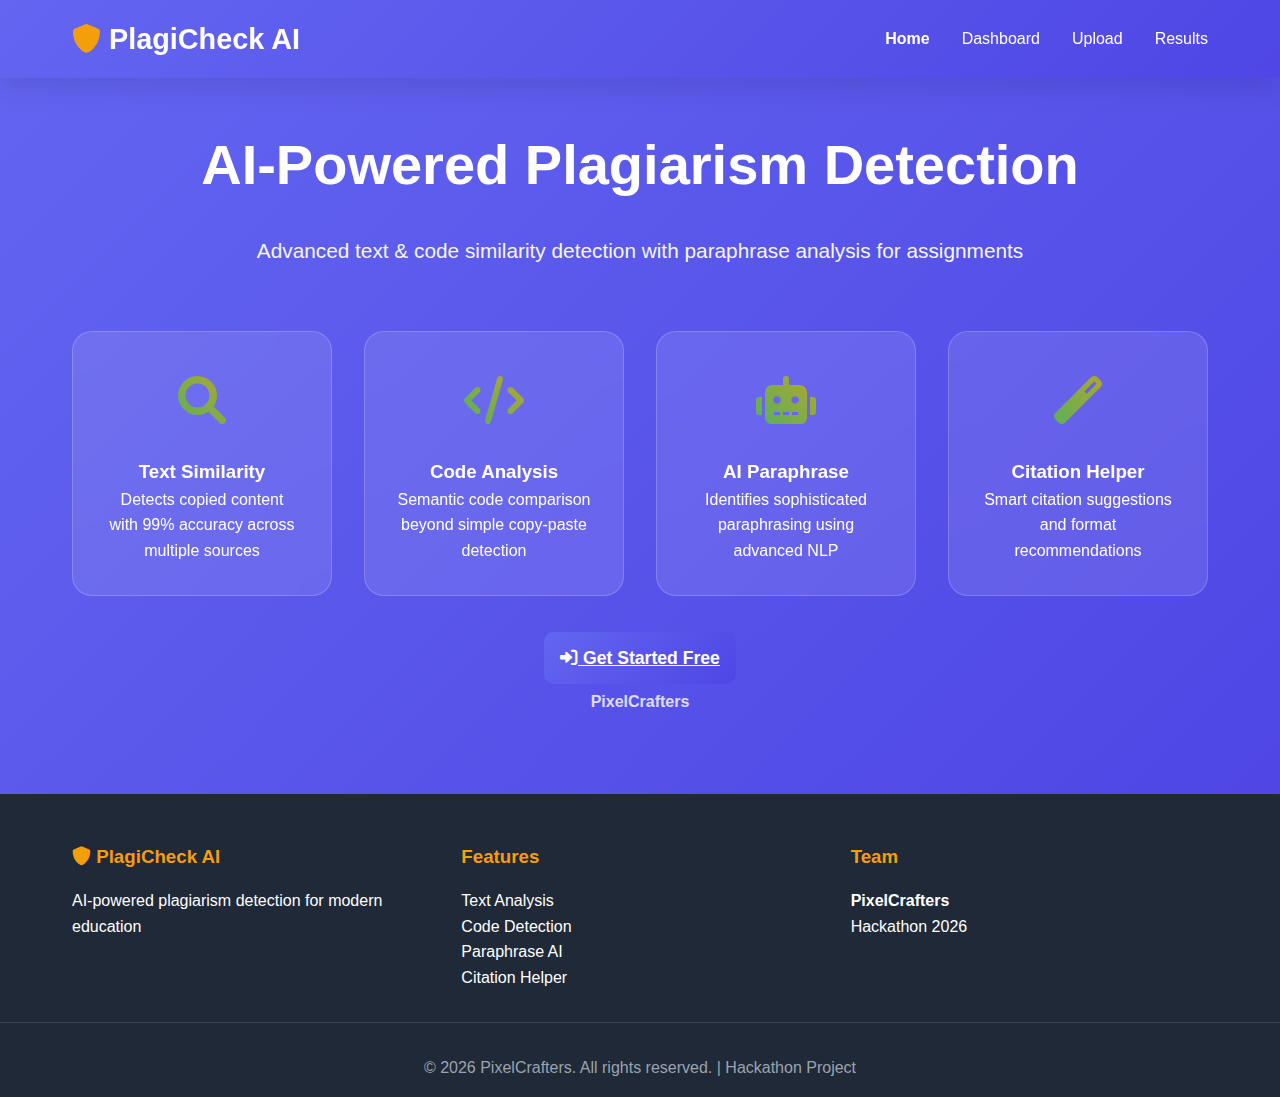
<file: frontend/index.html>
<!DOCTYPE html>
<html lang="en">
<head>
    <meta charset="UTF-8">
    <meta name="viewport" content="width=device-width, initial-scale=1.0">
    <title>PlagiCheck AI - PixelCrafters | Hackathon Project</title>
    <link href="https://cdnjs.cloudflare.com/ajax/libs/font-awesome/6.0.0/css/all.min.css" rel="stylesheet">
    <link rel="stylesheet" href="style.css">
</head>
<body>
    <!-- Header -->
    <header class="header">
        <nav class="nav-container">
            <div class="logo">
                <i class="fas fa-shield-alt"></i>
                PlagiCheck AI
            </div>
            <ul class="nav-menu">
                <li><a href="index.html">Home</a></li>
                <li><a href="dashboard.html">Dashboard</a></li>
                <li><a href="upload.html">Upload</a></li>
                <li><a href="results.html">Results</a></li>
            </ul>
            <div class="mobile-toggle" onclick="toggleMobileMenu()">
                <i class="fas fa-bars"></i>
            </div>
        </nav>
    </header>

    <!-- Hero Section -->
    <section class="hero">
        <div class="hero-content">
            <h1>AI-Powered Plagiarism Detection</h1>
            <p class="subtitle">
                Advanced text & code similarity detection with paraphrase analysis for assignments
            </p>
            <div class="features-grid">
                <div class="feature-card animate">
                    <div class="feature-icon">
                        <i class="fas fa-search"></i>
                    </div>
                    <h3>Text Similarity</h3>
                    <p>Detects copied content with 99% accuracy across multiple sources</p>
                </div>
                <div class="feature-card animate" style="animation-delay: 0.1s">
                    <div class="feature-icon">
                        <i class="fas fa-code"></i>
                    </div>
                    <h3>Code Analysis</h3>
                    <p>Semantic code comparison beyond simple copy-paste detection</p>
                </div>
                <div class="feature-card animate" style="animation-delay: 0.2s">
                    <div class="feature-icon">
                        <i class="fas fa-robot"></i>
                    </div>
                    <h3>AI Paraphrase</h3>
                    <p>Identifies sophisticated paraphrasing using advanced NLP</p>
                </div>
                <div class="feature-card animate" style="animation-delay: 0.3s">
                    <div class="feature-icon">
                        <i class="fas fa-magic"></i>
                    </div>
                    <h3>Citation Helper</h3>
                    <p>Smart citation suggestions and format recommendations</p>
                </div>
            </div>
            <div style="margin-top: 3rem;">
                <a href="login.html" class="btn btn-primary">
                    <i class="fas fa-sign-in-alt"></i> Get Started Free
                </a>
            </div>
            <p style="margin-top: 1rem; opacity: 0.8;">
                <strong>PixelCrafters</strong>
            </p>
        </div>
    </section>

    <!-- Footer -->
    <footer class="footer">
        <div class="footer-content">
            <div class="footer-section">
                <h3><i class="fas fa-shield-alt"></i> PlagiCheck AI</h3>
                <p>AI-powered plagiarism detection for modern education</p>
            </div>
            <div class="footer-section">
                <h3>Features</h3>
                <p>Text Analysis</p>
                <p>Code Detection</p>
                <p>Paraphrase AI</p>
                <p>Citation Helper</p>
            </div>
            <div class="footer-section">
                <h3>Team</h3>
                <p><strong>PixelCrafters</strong></p>
                <p>Hackathon 2026</p>
            </div>
        </div>
        <div class="footer-bottom">
            <p>&copy; 2026 PixelCrafters. All rights reserved. | Hackathon Project</p>
        </div>
    </footer>

    <script src="script.js"></script>
</body>
</html>
</file>
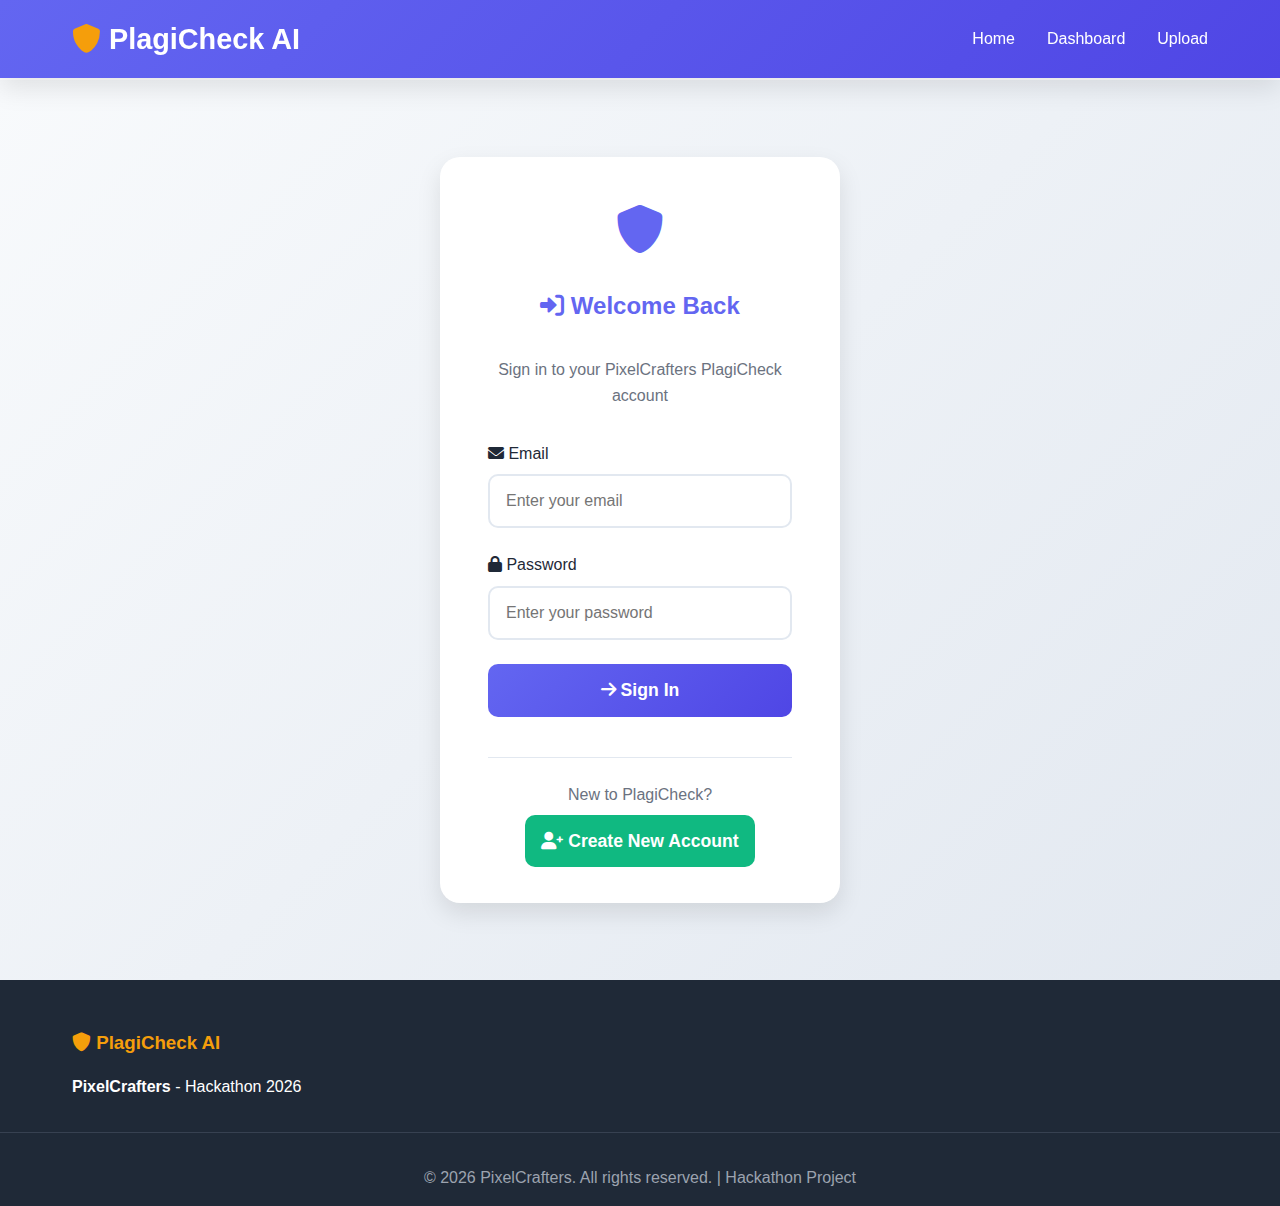
<file: frontend/dashboard.html>
<!DOCTYPE html>
<html lang="en">
<head>
    <meta charset="UTF-8">
    <meta name="viewport" content="width=device-width, initial-scale=1.0">
    <title>Dashboard - PlagiCheck AI | PixelCrafters</title>
    <link href="https://cdnjs.cloudflare.com/ajax/libs/font-awesome/6.0.0/css/all.min.css" rel="stylesheet">
    <link rel="stylesheet" href="style.css">
    <style>
        /* Dashboard Specific Styles - Home Page Match */
        .dashboard-hero {
            background: linear-gradient(135deg, var(--primary) 0%, var(--primary-dark) 100%);
            color: white;
            padding: 140px 0 80px;
            text-align: center;
            position: relative;
            overflow: hidden;
        }
        
        .dashboard-hero::before {
            content: '';
            position: absolute;
            top: 0;
            left: 0;
            right: 0;
            bottom: 0;
            background: url('data:image/svg+xml,<svg xmlns="http://www.w3.org/2000/svg" viewBox="0 0 100 100"><defs><pattern id="grain" width="100" height="100" patternUnits="userSpaceOnUse"><circle cx="25" cy="25" r="1" fill="rgba(255,255,255,0.1)"/><circle cx="75" cy="75" r="1" fill="rgba(255,255,255,0.05)"/></pattern></defs><rect width="100" height="100" fill="url(%23grain)"/></svg>');
        }
        
        .dashboard-hero-content {
            max-width: 1200px;
            margin: 0 auto;
            padding: 0 2rem;
            position: relative;
            z-index: 2;
        }
        
        .dashboard-hero h1 {
            font-size: 3.5rem;
            margin-bottom: 1.5rem;
            font-weight: 700;
        }
        
        .dashboard-hero .subtitle {
            font-size: 1.3rem;
            margin-bottom: 3rem;
            opacity: 0.95;
        }
        
        /* Profile Dropdown - Header Right */
        .profile-dropdown {
            position: relative;
        }
        
        .profile-btn {
            display: flex;
            align-items: center;
            gap: 0.75rem;
            background: rgba(255,255,255,0.2);
            backdrop-filter: blur(10px);
            border: 1px solid rgba(255,255,255,0.3);
            padding: 1rem 1.5rem;
            border-radius: 50px;
            color: white;
            text-decoration: none;
            cursor: pointer;
            transition: all 0.3s;
            font-weight: 500;
        }
        
        .profile-btn:hover {
            background: rgba(255,255,255,0.3);
            transform: translateY(-2px);
            box-shadow: 0 10px 25px rgba(0,0,0,0.2);
        }
        
        .dropdown-menu {
            position: absolute;
            top: 120%;
            right: 0;
            background: white;
            min-width: 300px;
            border-radius: 20px;
            box-shadow: 0 20px 40px rgba(0,0,0,0.15);
            opacity: 0;
            visibility: hidden;
            transform: translateY(-10px);
            transition: all 0.3s cubic-bezier(0.4, 0, 0.2, 1);
            z-index: 1000;
            overflow: hidden;
        }
        
        .dropdown-menu.active {
            opacity: 1;
            visibility: visible;
            transform: translateY(0);
        }
        
        .dropdown-header {
            padding: 1.5rem;
            background: linear-gradient(135deg, var(--primary), var(--primary-dark));
            color: white;
        }
        
        .dropdown-user {
            display: flex;
            align-items: center;
            gap: 1rem;
        }
        
        .user-avatar {
            width: 55px;
            height: 55px;
            background: rgba(255,255,255,0.2);
            border-radius: 50%;
            display: flex;
            align-items: center;
            justify-content: center;
            font-weight: bold;
            font-size: 1.4rem;
            backdrop-filter: blur(10px);
            border: 2px solid rgba(255,255,255,0.3);
        }
        
        .dropdown-body {
            padding: 1.5rem;
        }
        
        .dropdown-info {
            font-size: 0.9rem;
            color: #6b7280;
            margin-bottom: 0.5rem;
        }
        
        .dropdown-value {
            font-weight: 600;
            color: var(--dark);
            margin-bottom: 0.25rem;
        }
        
        .dropdown-footer {
            padding: 0 1.5rem 1.5rem;
            border-top: 1px solid #e2e8f0;
        }
        
        .logout-btn {
            width: 100%;
            background: linear-gradient(135deg, #ef4444, #dc2626);
            color: white;
            border: none;
            padding: 1rem;
            border-radius: 12px;
            font-weight: 600;
            cursor: pointer;
            transition: all 0.3s;
            display: flex;
            align-items: center;
            justify-content: center;
            gap: 0.5rem;
        }
        
        .logout-btn:hover {
            transform: translateY(-2px);
            box-shadow: 0 10px 25px rgba(239,68,68,0.4);
        }
        
        /* Cards Grid - 2 PER ROW */
        .features-grid {
            display: grid;
            grid-template-columns: repeat(2, 1fr);
            gap: 2.5rem;
            max-width: 1000px;
            margin: 4rem auto 0;
            padding: 0 2rem;
        }
        
        .feature-card {
            background: rgba(255,255,255,0.1);
            backdrop-filter: blur(10px);
            padding: 3rem 2.5rem;
            border-radius: 20px;
            border: 1px solid rgba(255,255,255,0.2);
            transition: all 0.4s cubic-bezier(0.4, 0, 0.2, 1);
            text-align: center;
            cursor: pointer;
            position: relative;
            overflow: hidden;
            display: flex;
            flex-direction: column;
            justify-content: space-between;
            height: 380px;
            text-decoration: none;
            color: inherit;
        }
        
        .feature-card::before {
            content: '';
            position: absolute;
            top: 0;
            left: 0;
            right: 0;
            height: 4px;
            background: linear-gradient(90deg, var(--primary), var(--secondary), var(--accent));
            opacity: 0;
            transition: opacity 0.3s;
        }
        
        .feature-card:hover {
            transform: translateY(-15px);
            background: rgba(255,255,255,0.2);
            box-shadow: 0 25px 50px rgba(0,0,0,0.2);
        }
        
        .feature-card:hover::before {
            opacity: 1;
        }
        
        .feature-card h3,
        .feature-card p {
            text-decoration: none;
        }
        
        .feature-icon {
            font-size: 3.5rem;
            margin-bottom: 1.5rem;
            background: linear-gradient(45deg, var(--secondary), var(--accent));
            -webkit-background-clip: text;
            -webkit-text-fill-color: transparent;
            background-clip: text;
        }
        
        .feature-card h3 {
            color: white;
            margin-bottom: 1rem;
            font-size: 1.4rem;
            font-weight: 700;
            text-decoration: none;
        }
        
        .feature-card p {
            color: rgba(255,255,255,0.9);
            margin-bottom: 1.5rem;
            line-height: 1.6;
            text-decoration: none;
        }
        
        .feature-badge {
            background: rgba(255,255,255,0.2);
            backdrop-filter: blur(10px);
            padding: 0.75rem 1.5rem;
            border-radius: 25px;
            font-size: 0.9rem;
            font-weight: 600;
            color: white;
            border: 1px solid rgba(255,255,255,0.3);
        }

        /* Mobile - 1 per row */
        @media (max-width: 768px) {
            .features-grid {
                grid-template-columns: 1fr;
                gap: 2rem;
                padding: 0 1rem;
                max-width: 400px;
            }
            
            .feature-card {
                padding: 2.5rem 2rem;
                height: 360px;
            }
        }
    </style>
</head>
<body>
    <!-- Header -->
    <header class="header">
        <nav class="nav-container">
            <div class="logo">
                <i class="fas fa-shield-alt"></i>
                PlagiCheck AI
            </div>
            <ul class="nav-menu">
                <li><a href="index.html">Home</a></li>
                <li><a href="dashboard.html" style="font-weight: 700; opacity: 1;">Dashboard</a></li>
                <li><a href="upload.html">Upload</a></li>
                <li><a href="results.html">Results</a></li>
            </ul>
            <div class="profile-dropdown">
                <div class="profile-btn" onclick="toggleProfileDropdown()">
                    <i class="fas fa-user-circle" style="font-size: 1.5rem;"></i>
                    <span id="profileName">User</span>
                    <i class="fas fa-chevron-down" style="font-size: 0.9rem; transition: transform 0.3s;"></i>
                </div>
                <div class="dropdown-menu" id="profileDropdown">
                    <div class="dropdown-header">
                        <div class="dropdown-user">
                            <div class="user-avatar" id="dropdownAvatar">U</div>
                            <div>
                                <div id="dropdownName" style="font-weight: 700; font-size: 1.1rem;">User Name</div>
                                <div id="dropdownEmail" style="opacity: 0.9; font-size: 0.9rem;">user@example.com</div>
                            </div>
                        </div>
                    </div>
                    <div class="dropdown-body">
                        <div class="dropdown-info">Member since</div>
                        <div class="dropdown-value" id="dropdownJoined"></div>
                    </div>
                    <div class="dropdown-footer">
                        <button class="logout-btn" onclick="logout()">
                            <i class="fas fa-sign-out-alt"></i> Logout
                        </button>
                    </div>
                </div>
            </div>
            <div class="mobile-toggle" onclick="toggleMobileMenu()">
                <i class="fas fa-bars"></i>
            </div>
        </nav>
    </header>

    <!-- Dashboard Hero Section (Like Home Page) -->
    <section class="dashboard-hero">
        <div class="dashboard-hero-content">
            <h1>Choose Your Analysis</h1>
            <p class="subtitle">
                Select the perfect tool for your assignment type. All powered by advanced AI.
            </p>
            
            <div class="features-grid">
                <!-- AI Detection -->
                <a href="upload.html" class="feature-card animate">
                    <div class="feature-icon">
                        <i class="fas fa-robot"></i>
                    </div>
                    <h3>AI Detection</h3>
                    <p>Detect AI-generated content with 99.8% accuracy using cutting-edge ML models</p>
                    <div class="feature-badge">
                        <i class="fas fa-bolt"></i> Fastest Analysis
                    </div>
                </a>

                <!-- Code Similarity -->
                <a href="upload.html" class="feature-card animate" style="animation-delay: 0.1s">
                    <div class="feature-icon">
                        <i class="fas fa-code"></i>
                    </div>
                    <h3>Code Similarity</h3>
                    <p>Semantic analysis across GitHub, StackOverflow & 20+ programming languages</p>
                    <div class="feature-badge">
                        <i class="fas fa-file-code"></i> Multi-Language
                    </div>
                </a>

                <!-- Paraphrasing -->
                <a href="upload.html" class="feature-card animate" style="animation-delay: 0.2s">
                    <div class="feature-icon">
                        <i class="fas fa-magic"></i>
                    </div>
                    <h3>Paraphrasing Detection</h3>
                    <p>Advanced NLP identifies sophisticated rewording and synonym replacement</p>
                    <div class="feature-badge">
                        <i class="fas fa-brain"></i> AI-Powered
                    </div>
                </a>

                <!-- Text Similarity -->
                <a href="upload.html" class="feature-card animate" style="animation-delay: 0.3s">
                    <div class="feature-icon">
                        <i class="fas fa-search"></i>
                    </div>
                    <h3>Text Similarity</h3>
                    <p>Comprehensive plagiarism detection across 10B+ web sources & databases</p>
                    <div class="feature-badge">
                        <i class="fas fa-globe"></i> Largest Database
                    </div>
                </a>
            </div>
        </div>
    </section>

    <!-- Footer -->
    <footer class="footer">
        <div class="footer-content">
            <div class="footer-section">
                <h3><i class="fas fa-shield-alt"></i> PlagiCheck AI</h3>
                <p>AI-powered plagiarism detection for modern education</p>
            </div>
            <div class="footer-section">
                <h3>Features</h3>
                <p>AI Detection</p>
                <p>Code Analysis</p>
                <p>Paraphrasing</p>
                <p>Text Similarity</p>
            </div>
            <div class="footer-section">
                <h3>Team</h3>
                <p><strong>PixelCrafters</strong></p>
                <p>Hackathon 2026</p>
            </div>
        </div>
        <div class="footer-bottom">
            <p>&copy; 2026 PixelCrafters. All rights reserved. | Hackathon Project</p>
        </div>
    </footer>

    <script>
        // Profile dropdown
        function toggleProfileDropdown() {
            const dropdown = document.getElementById('profileDropdown');
            const chevron = document.querySelector('.profile-btn i:last-child');
            dropdown.classList.toggle('active');
            chevron.style.transform = dropdown.classList.contains('active') ? 'rotate(180deg)' : 'rotate(0deg)';
        }

        // Close dropdown on outside click
        document.addEventListener('click', function(e) {
            const profileBtn = document.querySelector('.profile-btn');
            const dropdown = document.getElementById('profileDropdown');
            if (!profileBtn.contains(e.target) && !dropdown.contains(e.target)) {
                dropdown.classList.remove('active');
                document.querySelector('.profile-btn i:last-child').style.transform = 'rotate(0deg)';
            }
        });

        // Auth check
        function checkAuth() {
            const user = localStorage.getItem('plagicheck_user');
            if (!user) {
                window.location.href = 'login.html';
                return null;
            }
            return JSON.parse(user);
        }

        // Logout
        function logout() {
            if (confirm('Are you sure you want to logout from PlagiCheck AI?')) {
                localStorage.removeItem('plagicheck_user');
                window.location.href = 'login.html';
            }
        }

        // Initialize
        window.addEventListener('load', function() {
            const user = checkAuth();
            if (user) {
                document.getElementById('profileName').textContent = user.name;
                document.getElementById('dropdownName').textContent = user.name;
                document.getElementById('dropdownEmail').textContent = user.email;
                document.getElementById('dropdownJoined').textContent = user.joined;
                document.getElementById('dropdownAvatar').textContent = user.name.charAt(0).toUpperCase();
            }
        });

        // Mobile menu
        function toggleMobileMenu() {
            const menu = document.querySelector('.nav-menu');
            menu.style.display = menu.style.display === 'flex' ? 'none' : 'flex';
        }
    </script>
</body>
</html>
</file>
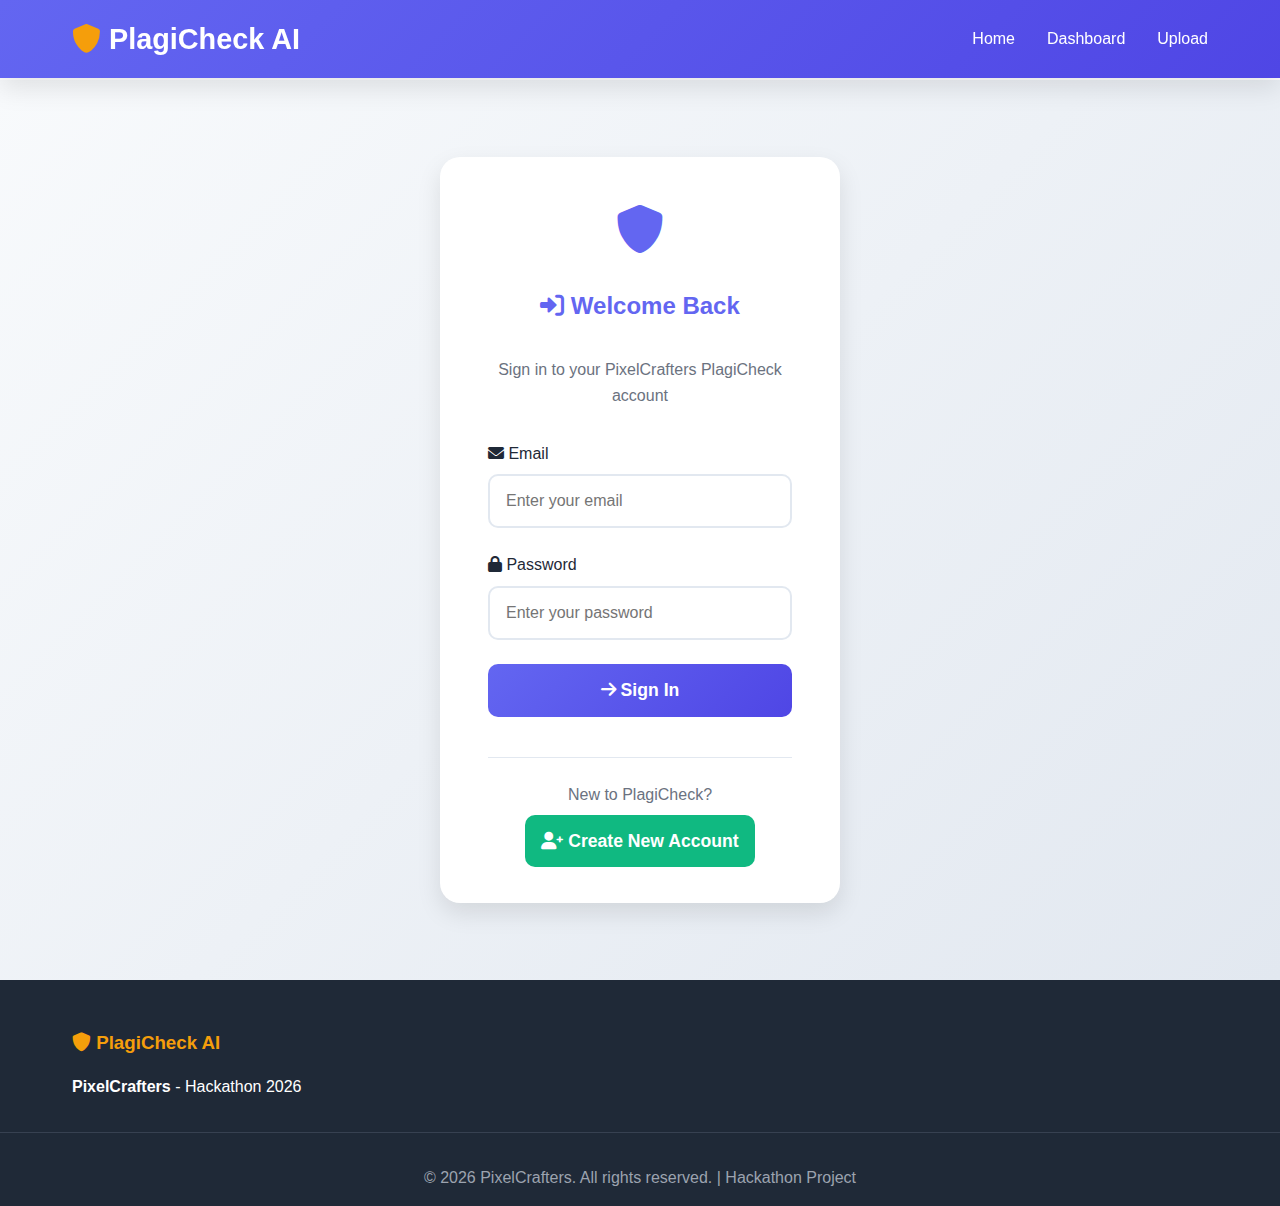
<file: frontend/login.html>
<!DOCTYPE html>
<html lang="en">
<head>
    <meta charset="UTF-8">
    <meta name="viewport" content="width=device-width, initial-scale=1.0">
    <title>Login - PlagiCheck AI | PixelCrafters</title>
    <link href="https://cdnjs.cloudflare.com/ajax/libs/font-awesome/6.0.0/css/all.min.css" rel="stylesheet">
    <link rel="stylesheet" href="style.css">
</head>
<body>
    <!-- Header -->
    <header class="header">
        <nav class="nav-container">
            <div class="logo">
                <i class="fas fa-shield-alt"></i>
                PlagiCheck AI
            </div>
            <ul class="nav-menu">
                <li><a href="index.html">Home</a></li>
                <li><a href="dashboard.html">Dashboard</a></li>
                <li><a href="upload.html">Upload</a></li>
            </ul>
            <div class="mobile-toggle" onclick="toggleMobileMenu()">
                <i class="fas fa-bars"></i>
            </div>
        </nav>
    </header>

    <!-- Login Form -->
    <section class="auth-container">
        <div class="auth-card">
            <div style="text-align: center; margin-bottom: 2rem;">
                <i class="fas fa-shield-alt" style="font-size: 3rem; color: var(--primary);"></i>
            </div>
            <h2><i class="fas fa-sign-in-alt"></i> Welcome Back</h2>
            <p style="text-align: center; color: #6b7280; margin-bottom: 2rem;">
                Sign in to your PixelCrafters PlagiCheck account
            </p>
            
            <form id="loginForm">
                <div class="form-group">
                    <label><i class="fas fa-envelope"></i> Email</label>
                    <input type="email" id="loginEmail" placeholder="Enter your email" required>
                </div>
                <div class="form-group">
                    <label><i class="fas fa-lock"></i> Password</label>
                    <input type="password" id="loginPassword" placeholder="Enter your password" required>
                </div>
                <button type="submit" class="btn btn-primary" id="loginBtn">
                    <i class="fas fa-arrow-right"></i> Sign In
                </button>
            </form>
            
            <div style="text-align: center; margin-top: 1.5rem; padding-top: 1.5rem; border-top: 1px solid #e2e8f0;">
                <p style="color: #6b7280; margin-bottom: 1.2rem;">New to PlagiCheck?</p>
                <a href="signup.html" class="btn" style="background: var(--secondary); color: white; text-decoration: none; padding: 1rem;">
                    <i class="fas fa-user-plus"></i> Create New Account
                </a>
            </div>
            
            <div id="loginMessage" style="margin-top: 1rem; text-align: center; display: none;"></div>
        </div>
    </section>

    <!-- Footer -->
    <footer class="footer">
        <div class="footer-content">
            <div class="footer-section">
                <h3><i class="fas fa-shield-alt"></i> PlagiCheck AI</h3>
                <p><strong>PixelCrafters</strong> - Hackathon 2026</p>
            </div>
        </div>
        <div class="footer-bottom">
            <p>&copy; 2026 PixelCrafters. All rights reserved. | Hackathon Project</p>
        </div>
    </footer>

    <script>
    // Login Form Handler (unchanged)
    document.getElementById('loginForm').addEventListener('submit', function(e) {
        e.preventDefault();
        
        const email = document.getElementById('loginEmail').value;
        const password = document.getElementById('loginPassword').value;
        const loginBtn = document.getElementById('loginBtn');
        const messageDiv = document.getElementById('loginMessage');
        
        // Show loading
        loginBtn.innerHTML = '<i class="fas fa-spinner fa-spin"></i> Signing In...';
        loginBtn.disabled = true;
        messageDiv.style.display = 'none';
        
        // Check credentials
        setTimeout(() => {
            const userData = JSON.parse(localStorage.getItem('plagicheck_users') || '[]');
            const user = userData.find(u => u.email === email && u.password === password);
            
            if (user) {
                // Login successful
                localStorage.setItem('plagicheck_user', JSON.stringify(user));
                messageDiv.innerHTML = '<div style="color: var(--secondary);"><i class="fas fa-check-circle"></i> Login successful! Redirecting...</div>';
                messageDiv.style.display = 'block';
                
                setTimeout(() => {
                    window.location.href = 'dashboard.html';
                }, 1500);
            } else {
                // Login failed
                messageDiv.innerHTML = '<div style="color: #ef4444;"><i class="fas fa-exclamation-circle"></i> Invalid email or password</div>';
                messageDiv.style.display = 'block';
                loginBtn.innerHTML = '<i class="fas fa-arrow-right"></i> Try Again';
                loginBtn.disabled = false;
            }
        }, 1500);
    });

    // REMOVED: No auto-redirect on login page
</script>

</body>
</html>
</file>
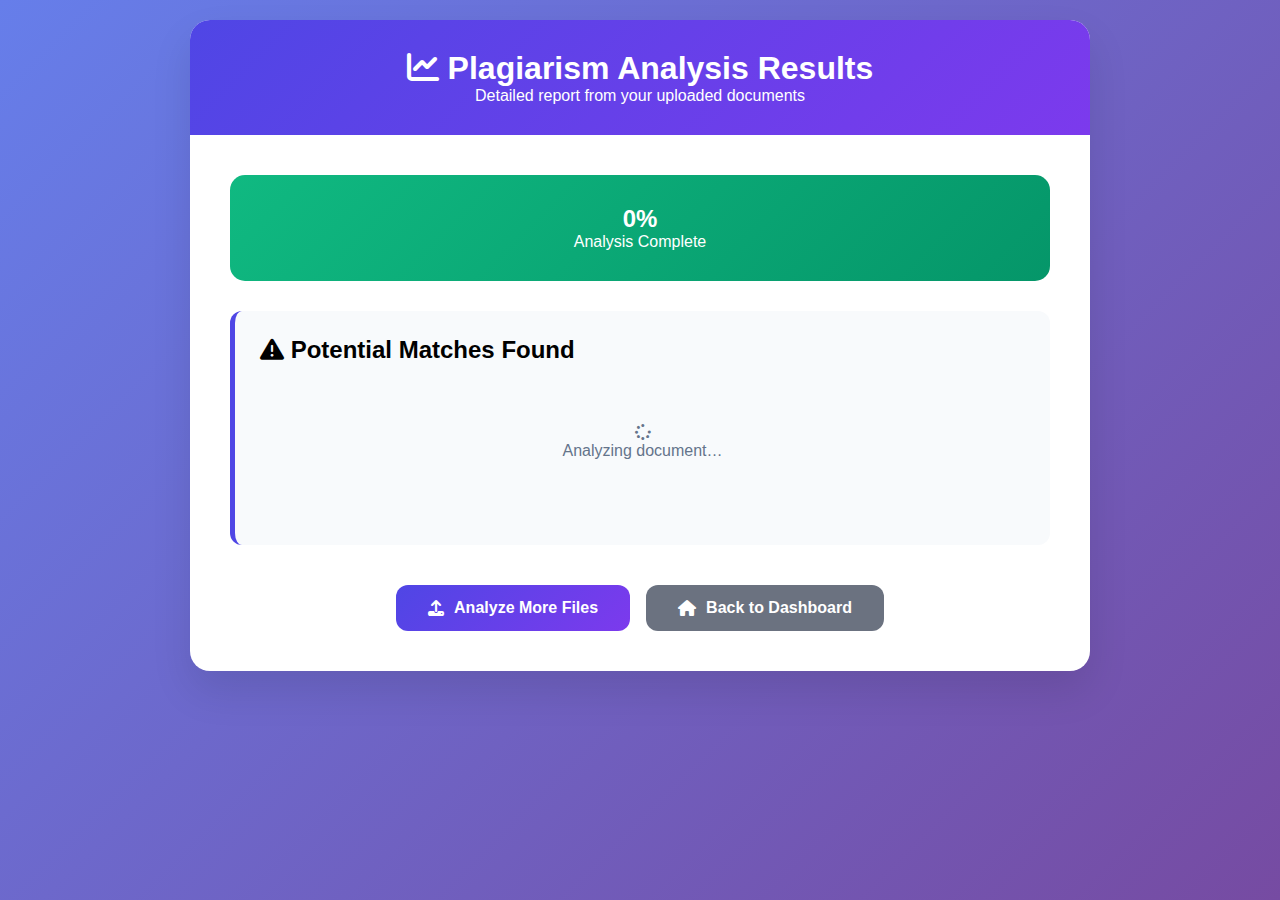
<file: frontend/results.html>
<!DOCTYPE html>
<html lang="en">
  <head>
    <meta charset="UTF-8" />
    <meta name="viewport" content="width=device-width, initial-scale=1.0" />
    <title>Plagiarism Analysis Results</title>
    <link
      href="https://cdnjs.cloudflare.com/ajax/libs/font-awesome/6.4.0/css/all.min.css"
      rel="stylesheet"
    />
    <style>
      /* 🔒 EXACT SAME CSS — UNCHANGED */
      * { margin: 0; padding: 0; box-sizing: border-box; }
      body {
        font-family: "Segoe UI", Tahoma, Geneva, Verdana, sans-serif;
        background: linear-gradient(135deg, #667eea 0%, #764ba2 100%);
        min-height: 100vh;
        padding: 20px;
      }
      .results-container {
        max-width: 900px;
        margin: 0 auto;
        background: white;
        border-radius: 20px;
        box-shadow: 0 20px 40px rgba(0, 0, 0, 0.1);
        overflow: hidden;
      }
      .results-header {
        background: linear-gradient(135deg, #4f46e5, #7c3aed);
        color: white;
        padding: 30px;
        text-align: center;
      }
      .results-body { padding: 40px; }
      .summary-card {
        background: linear-gradient(135deg, #10b981, #059669);
        color: white;
        border-radius: 15px;
        padding: 30px;
        text-align: center;
        margin-bottom: 30px;
      }
      .results-section {
        background: #f8fafc;
        border-radius: 12px;
        padding: 25px;
        margin-bottom: 25px;
        border-left: 5px solid #4f46e5;
      }
      .match-item {
        background: white;
        border: 1px solid #e2e8f0;
        border-radius: 8px;
        padding: 15px;
        margin-bottom: 10px;
      }
      .match-header {
        display: flex;
        justify-content: space-between;
        margin-bottom: 10px;
      }
      .match-percent {
        background: #4f46e5;
        color: white;
        padding: 4px 12px;
        border-radius: 20px;
        font-size: 0.85rem;
        font-weight: 600;
      }
      .no-results {
        text-align: center;
        color: #64748b;
        padding: 60px 20px;
      }

      /* ➕ BUTTON STYLES (ADDED — NON-INTRUSIVE) */
      .action-buttons {
        display: flex;
        gap: 16px;
        justify-content: center;
        margin-top: 40px;
        flex-wrap: wrap;
      }
      .action-btn {
        padding: 14px 32px;
        border-radius: 12px;
        font-size: 1rem;
        font-weight: 600;
        text-decoration: none;
        display: flex;
        align-items: center;
        gap: 10px;
        transition: all 0.3s ease;
      }
      .btn-primary {
        background: linear-gradient(135deg, #4f46e5, #7c3aed);
        color: white;
      }
      .btn-primary:hover {
        transform: translateY(-2px);
        box-shadow: 0 10px 25px rgba(79, 70, 229, 0.4);
      }
      .btn-secondary {
        background: #6b7280;
        color: white;
      }
      .btn-secondary:hover {
        background: #4b5563;
        transform: translateY(-2px);
      }
    </style>
  </head>

  <body>
    <div class="results-container">
      <div class="results-header">
        <h1><i class="fas fa-chart-line"></i> Plagiarism Analysis Results</h1>
        <p>Detailed report from your uploaded documents</p>
      </div>

      <div class="results-body">
        <div class="summary-card">
          <h2 id="overallScore">0%</h2>
          <p id="overallStatus">Analysis Complete</p>
        </div>

        <div class="results-section">
          <h2 class="section-title">
            <i class="fas fa-exclamation-triangle"></i> Potential Matches Found
          </h2>
          <div id="matchesSection">
            <div class="no-results">
              <i class="fas fa-spinner fa-spin"></i>
              <p>Analyzing document…</p>
            </div>
          </div>
        </div>

        <!-- ✅ ACTION BUTTONS (ADDED) -->
        <div class="action-buttons">
          <a href="upload.html" class="action-btn btn-primary">
            <i class="fas fa-upload"></i> Analyze More Files
          </a>
          <a href="dashboard.html" class="action-btn btn-secondary">
            <i class="fas fa-home"></i> Back to Dashboard
          </a>
        </div>
      </div>
    </div>

    <script>
      document.addEventListener("DOMContentLoaded", async () => {
        const assignmentId = sessionStorage.getItem("assignment_id");
        if (!assignmentId) return;

        try {
          const res = await fetch(
            `http://127.0.0.1:8000/analysis/run?assignment_id=${assignmentId}`,
            { method: "POST" }
          );

          const data = await res.json();
          const report = data.report || {};
          const matches = report.items || [];

          let plagiarismPercent = 0;
          if (matches.length > 0) {
            const avgSimilarity =
              matches.reduce(
                (sum, m) => sum + (m.similarity_score || 1),
                0
              ) / matches.length;
            plagiarismPercent = Math.round(avgSimilarity * 100);
          }

          document.getElementById("overallScore").textContent =
            plagiarismPercent + "%";

          document.getElementById("overallStatus").textContent =
            plagiarismPercent === 0
              ? "No plagiarism detected"
              : "Similarity detected";

          const section = document.getElementById("matchesSection");

          if (matches.length === 0) {
            section.innerHTML = `
              <div class="no-results">
                <i class="fas fa-check-circle"></i>
                <p>No plagiarism detected</p>
              </div>`;
            return;
          }

          section.innerHTML = matches
            .map(
              (m) => `
              <div class="match-item">
                <div class="match-header">
                  <span class="match-title">Matched Sentence</span>
                  <span class="match-percent">
                    ${Math.round((m.similarity_score || 1) * 100)}%
                  </span>
                </div>
                <p>${m.sentence}</p>
              </div>`
            )
            .join("");
        } catch (err) {
          console.error(err);
        }
      });
    </script>
  </body>
</html>
</file>
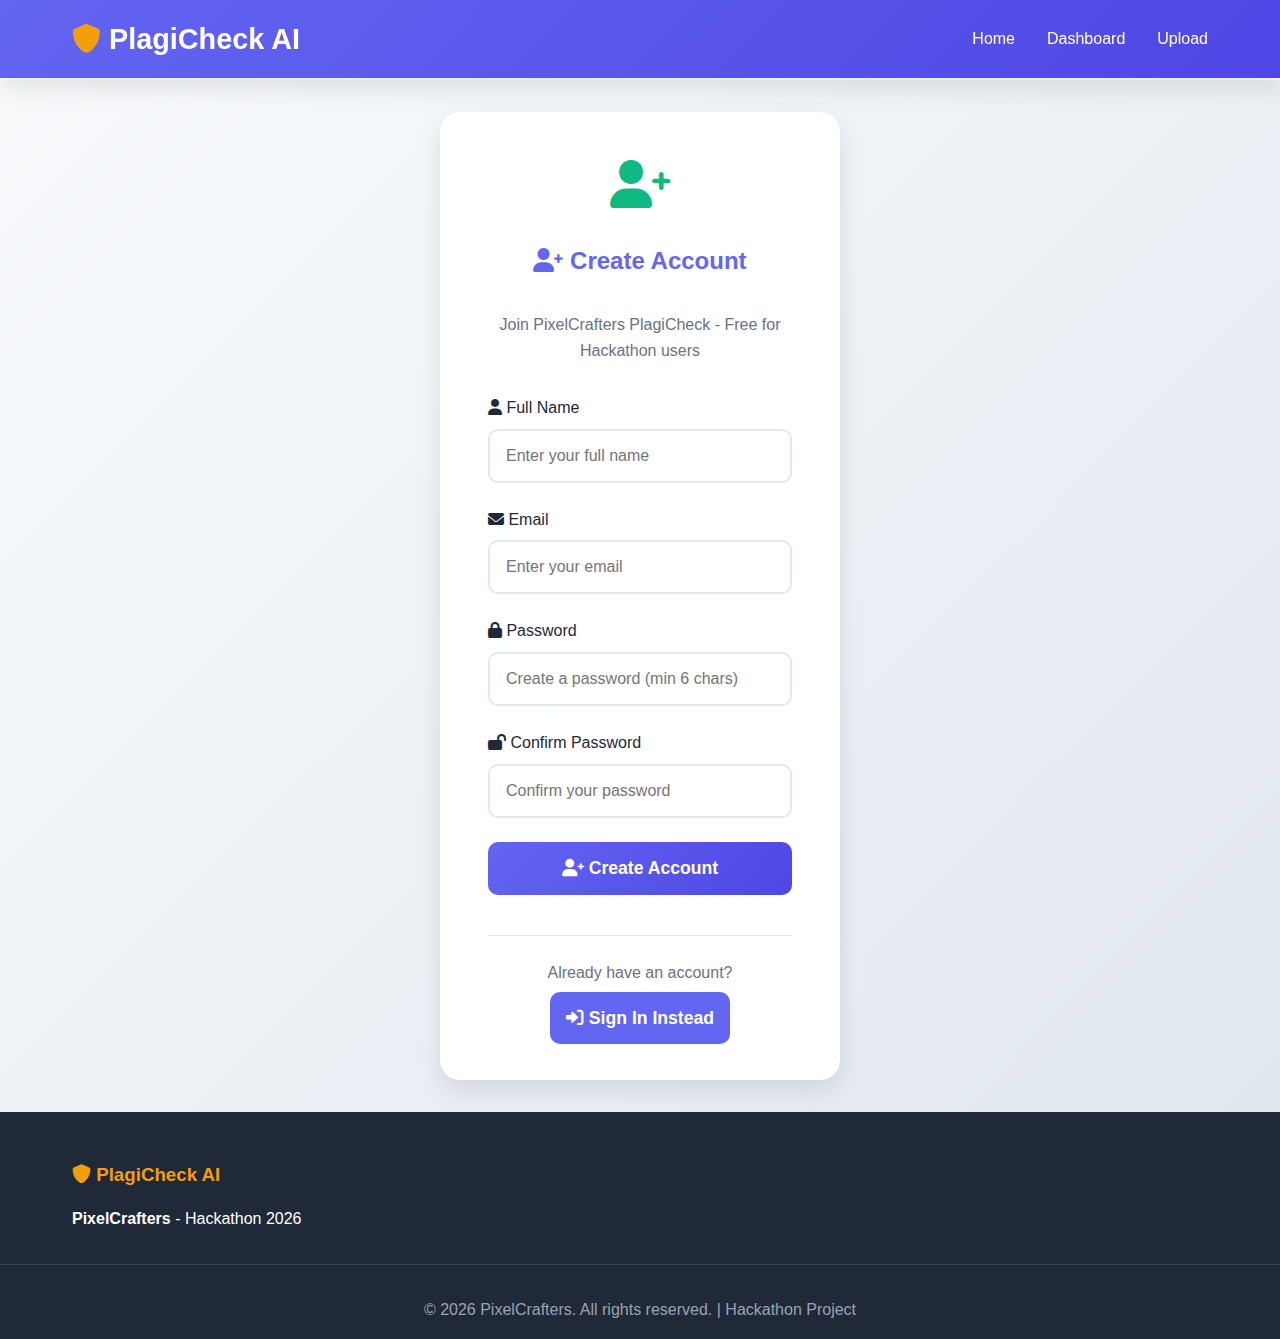
<file: frontend/signup.html>
<!DOCTYPE html>
<html lang="en">
<head>
    <meta charset="UTF-8">
    <meta name="viewport" content="width=device-width, initial-scale=1.0">
    <title>Sign Up - PlagiCheck AI | PixelCrafters</title>
    <link href="https://cdnjs.cloudflare.com/ajax/libs/font-awesome/6.0.0/css/all.min.css" rel="stylesheet">
    <link rel="stylesheet" href="style.css">
</head>
<body>
    <!-- Header -->
    <header class="header">
        <nav class="nav-container">
            <div class="logo">
                <i class="fas fa-shield-alt"></i>
                PlagiCheck AI
            </div>
            <ul class="nav-menu">
                <li><a href="index.html">Home</a></li>
                <li><a href="dashboard.html">Dashboard</a></li>
                <li><a href="upload.html">Upload</a></li>
            </ul>
            <div class="mobile-toggle" onclick="toggleMobileMenu()">
                <i class="fas fa-bars"></i>
            </div>
        </nav>
    </header>

    <!-- Signup Form -->
    <section class="auth-container">
        <div class="auth-card">
            <div style="text-align: center; margin-bottom: 2rem;">
                <i class="fas fa-user-plus" style="font-size: 3rem; color: var(--secondary);"></i>
            </div>
            <h2><i class="fas fa-user-plus"></i> Create Account</h2>
            <p style="text-align: center; color: #6b7280; margin-bottom: 2rem;">
                Join PixelCrafters PlagiCheck - Free for Hackathon users
            </p>
            
            <form id="signupForm">
                <div class="form-group">
                    <label><i class="fas fa-user"></i> Full Name</label>
                    <input type="text" id="signupName" placeholder="Enter your full name" required>
                </div>
                <div class="form-group">
                    <label><i class="fas fa-envelope"></i> Email</label>
                    <input type="email" id="signupEmail" placeholder="Enter your email" required>
                </div>
                <div class="form-group">
                    <label><i class="fas fa-lock"></i> Password</label>
                    <input type="password" id="signupPassword" placeholder="Create a password (min 6 chars)" minlength="6" required>
                </div>
                <div class="form-group">
                    <label><i class="fas fa-lock-open"></i> Confirm Password</label>
                    <input type="password" id="signupConfirmPassword" placeholder="Confirm your password" required>
                </div>
                <button type="submit" class="btn btn-primary" id="signupBtn">
                    <i class="fas fa-user-plus"></i> Create Account
                </button>
            </form>
            
            <div style="text-align: center; margin-top: 1.5rem; padding-top: 1.5rem; border-top: 1px solid #e2e8f0;">
                <p style="color: #6b7280; margin-bottom: 1.2rem;">Already have an account?</p>
                <a href="login.html" class="btn" style="background: var(--primary); color: white; text-decoration: none; padding: 1rem;">
                    <i class="fas fa-sign-in-alt"></i> Sign In Instead
                </a>
            </div>
            
            <div id="signupMessage" style="margin-top: 1rem; text-align: center; display: none;"></div>
        </div>
    </section>

    <!-- Footer -->
    <footer class="footer">
        <div class="footer-content">
            <div class="footer-section">
                <h3><i class="fas fa-shield-alt"></i> PlagiCheck AI</h3>
                <p><strong>PixelCrafters</strong> - Hackathon 2026</p>
            </div>
        </div>
        <div class="footer-bottom">
            <p>&copy; 2026 PixelCrafters. All rights reserved. | Hackathon Project</p>
        </div>
    </footer>

    <script>
    // Signup Form Handler (unchanged)
    document.getElementById('signupForm').addEventListener('submit', function(e) {
        e.preventDefault();
        
        const name = document.getElementById('signupName').value;
        const email = document.getElementById('signupEmail').value;
        const password = document.getElementById('signupPassword').value;
        const confirmPassword = document.getElementById('signupConfirmPassword').value;
        const signupBtn = document.getElementById('signupBtn');
        const messageDiv = document.getElementById('signupMessage');
        
        // Validation
        if (password !== confirmPassword) {
            showMessage('Passwords do not match!', 'error');
            return;
        }
        
        if (password.length < 6) {
            showMessage('Password must be at least 6 characters!', 'error');
            return;
        }
        
        // Show loading
        signupBtn.innerHTML = '<i class="fas fa-spinner fa-spin"></i> Creating Account...';
        signupBtn.disabled = true;
        messageDiv.style.display = 'none';
        
        // Check if user already exists
        setTimeout(() => {
            let userData = JSON.parse(localStorage.getItem('plagicheck_users') || '[]');
            
            if (userData.find(u => u.email === email)) {
                showMessage('Email already registered! <a href="login.html" style="color: var(--primary);">Login instead?</a>', 'error');
                signupBtn.innerHTML = '<i class="fas fa-user-plus"></i> Try Again';
                signupBtn.disabled = false;
                return;
            }
            
            // Create new user
            const newUser = {
                id: Date.now(),
                name: name,
                email: email,
                password: password,
                joined: new Date().toLocaleDateString()
            };
            
            userData.push(newUser);
            localStorage.setItem('plagicheck_users', JSON.stringify(userData));
            localStorage.setItem('plagicheck_user', JSON.stringify(newUser));
            
            showMessage('Account created successfully! Redirecting to dashboard...', 'success');
            
            setTimeout(() => {
                window.location.href = 'dashboard.html';
            }, 2000);
        }, 1500);
        
        function showMessage(message, type) {
            messageDiv.innerHTML = `
                <div style="color: ${type === 'success' ? 'var(--secondary)' : '#ef4444'}; padding: 1rem; border-radius: 10px; background: ${type === 'success' ? '#f0fdf4' : '#fef2f2'};">
                    <i class="fas fa-${type === 'success' ? 'check-circle' : 'exclamation-circle'}"></i> ${message}
                </div>
            `;
            messageDiv.style.display = 'block';
            signupBtn.innerHTML = '<i class="fas fa-user-plus"></i> Create Account';
            signupBtn.disabled = false;
        }
    });

    // REMOVED: No auto-redirect on signup page
</script>

</body>
</html>
</file>
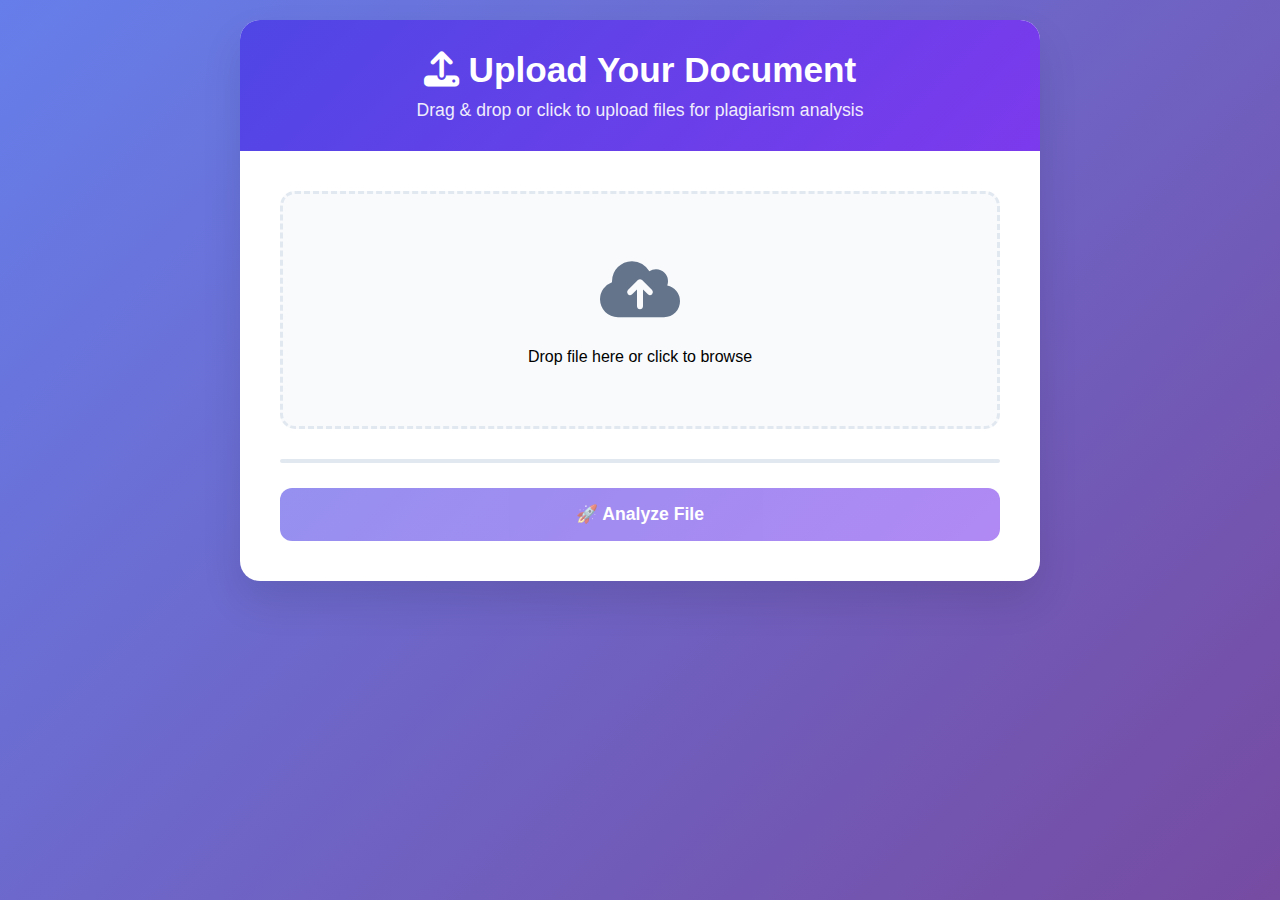
<file: frontend/upload.html>
<!DOCTYPE html>
<html lang="en">
<head>
    <meta charset="UTF-8">
    <meta name="viewport" content="width=device-width, initial-scale=1.0">
    <title>Upload Document - Plagiarism Checker</title>
    <link href="https://cdnjs.cloudflare.com/ajax/libs/font-awesome/6.4.0/css/all.min.css" rel="stylesheet">

    <!-- ✅ Backend URL -->
    <script>
        const BACKEND_BASE_URL = "http://127.0.0.1:8000";
    </script>

    <style>
        /* ===== UI UNCHANGED ===== */
        * { margin: 0; padding: 0; box-sizing: border-box; }
        body {
            font-family: 'Segoe UI', Tahoma, Geneva, Verdana, sans-serif;
            background: linear-gradient(135deg, #667eea 0%, #764ba2 100%);
            min-height: 100vh;
            padding: 20px;
        }
        .upload-container {
            max-width: 800px;
            margin: 0 auto;
            background: white;
            border-radius: 20px;
            box-shadow: 0 20px 40px rgba(0,0,0,0.1);
            overflow: hidden;
        }
        .upload-header {
            background: linear-gradient(135deg, #4f46e5, #7c3aed);
            color: white;
            padding: 30px;
            text-align: center;
        }
        .upload-header h1 { font-size: 2.2rem; margin-bottom: 10px; font-weight: 700; }
        .upload-header p { opacity: 0.9; font-size: 1.1rem; }
        .upload-body { padding: 40px; }
        .upload-area {
            border: 3px dashed #e2e8f0;
            border-radius: 15px;
            padding: 60px 40px;
            text-align: center;
            cursor: pointer;
            background: #f8fafc;
            margin-bottom: 30px;
        }
        .upload-area.dragover { border-color: #4f46e5; background: #eff6ff; }
        .upload-icon { font-size: 4rem; color: #64748b; margin-bottom: 20px; }
        .file-input { display: none; }
        .file-list {
            background: white;
            border: 2px solid #e2e8f0;
            border-radius: 12px;
            margin-bottom: 25px;
        }
        .file-item {
            padding: 15px 20px;
            display: flex;
            justify-content: space-between;
            align-items: center;
        }
        .upload-btn {
            width: 100%;
            padding: 16px;
            font-size: 1.1rem;
            font-weight: 600;
            border-radius: 12px;
            border: none;
            cursor: pointer;
            background: linear-gradient(135deg, #4f46e5, #7c3aed);
            color: white;
        }
        .upload-btn:disabled { opacity: 0.6; cursor: not-allowed; }
        .progress-container { display: none; margin-top: 15px; }
        .progress-bar { height: 8px; background: #e2e8f0; border-radius: 4px; }
        .progress-fill {
            height: 100%;
            width: 0%;
            background: linear-gradient(90deg, #10b981, #059669);
            transition: width 0.3s ease;
        }
    </style>
</head>

<body>
<div class="upload-container">
    <div class="upload-header">
        <h1><i class="fas fa-upload"></i> Upload Your Document</h1>
        <p>Drag & drop or click to upload files for plagiarism analysis</p>
    </div>

    <div class="upload-body">
        <div class="upload-area" id="uploadArea">
            <div class="upload-icon"><i class="fas fa-cloud-upload-alt"></i></div>
            <p>Drop file here or click to browse</p>
            <input type="file" id="fileInput" class="file-input">
        </div>

        <div class="file-list" id="fileList"></div>

        <!-- ✅ IMPORTANT: type="button" -->
        <button type="button" class="upload-btn" id="uploadBtn" disabled>
            🚀 Analyze File
        </button>

        <div class="progress-container" id="progressContainer">
            <div class="progress-bar">
                <div class="progress-fill" id="progressFill"></div>
            </div>
            <p id="progressText">Uploading...</p>
        </div>
    </div>
</div>

<script>
let selectedFile = null;

const uploadArea = document.getElementById("uploadArea");
const fileInput = document.getElementById("fileInput");
const uploadBtn = document.getElementById("uploadBtn");
const fileList = document.getElementById("fileList");

uploadArea.onclick = () => fileInput.click();

fileInput.onchange = (e) => {
    selectedFile = e.target.files[0];
    if (!selectedFile) return;

    fileList.innerHTML = `
        <div class="file-item">
            <span>${selectedFile.name}</span>
            <button onclick="clearFile()">❌</button>
        </div>
    `;
    uploadBtn.disabled = false;
};

function clearFile() {
    selectedFile = null;
    fileInput.value = "";
    fileList.innerHTML = "";
    uploadBtn.disabled = true;
}

uploadBtn.addEventListener("click", async () => {
    if (!selectedFile) return;

    const progress = document.getElementById("progressContainer");
    const fill = document.getElementById("progressFill");
    progress.style.display = "block";
    fill.style.width = "30%";

    try {
        const formData = new FormData();
        formData.append("file", selectedFile);

        const response = await fetch(
            `${BACKEND_BASE_URL}/assignments/upload`,
            { method: "POST", body: formData }
        );

        if (!response.ok) throw new Error("Upload failed");

        fill.style.width = "70%";

        const result = await response.json();
        console.log("Upload success:", result);

        // ✅ STORE assignment_id
        sessionStorage.setItem("assignment_id", result.assignment_id);

        fill.style.width = "100%";

        setTimeout(() => {
            window.location.href = "results.html";
        }, 600);

    } catch (err) {
        console.error(err);
        alert("Error uploading file. Please try again.");
        progress.style.display = "none";
        fill.style.width = "0%";
    }
});
</script>
</body>
</html>
</file>
<file: frontend/style.css>
* {
    margin: 0;
    padding: 0;
    box-sizing: border-box;
}

:root {
    --primary: #6366f1;
    --primary-dark: #4f46e5;
    --secondary: #10b981;
    --accent: #f59e0b;
    --dark: #1f2937;
    --light: #f8fafc;
    --white: #ffffff;
    --shadow: 0 10px 25px rgba(0,0,0,0.1);
}

body {
    font-family: 'Segoe UI', Tahoma, Geneva, Verdana, sans-serif;
    line-height: 1.6;
    color: var(--dark);
    overflow-x: hidden;
}

/* Header */
.header {
    background: linear-gradient(135deg, var(--primary), var(--primary-dark));
    color: white;
    padding: 1rem 0;
    position: fixed;
    width: 100%;
    top: 0;
    z-index: 1000;
    box-shadow: var(--shadow);
}

.nav-container {
    max-width: 1200px;
    margin: 0 auto;
    display: flex;
    justify-content: space-between;
    align-items: center;
    padding: 0 2rem;
}

.logo {
    font-size: 1.8rem;
    font-weight: bold;
    display: flex;
    align-items: center;
    gap: 0.5rem;
}

.logo i {
    color: var(--accent);
}

.nav-menu {
    display: flex;
    list-style: none;
    gap: 2rem;
}

.nav-menu a {
    color: white;
    text-decoration: none;
    font-weight: 500;
    transition: opacity 0.3s;
}

.nav-menu a:hover {
    opacity: 0.8;
}

.mobile-toggle {
    display: none;
    font-size: 1.5rem;
    cursor: pointer;
}

/* Hero Section */
.hero {
    background: linear-gradient(135deg, var(--primary) 0%, var(--primary-dark) 100%);
    color: white;
    padding: 120px 0 80px;
    text-align: center;
}

.hero-content {
    max-width: 1200px;
    margin: 0 auto;
    padding: 0 2rem;
}

.hero h1 {
    font-size: 3.5rem;
    margin-bottom: 1.5rem;
    font-weight: 700;
}

.hero .subtitle {
    font-size: 1.3rem;
    margin-bottom: 2rem;
    opacity: 0.95;
}

.features-grid {
    display: grid;
    grid-template-columns: repeat(auto-fit, minmax(250px, 1fr));
    gap: 2rem;
    margin-top: 4rem;
}

.feature-card {
    background: rgba(255,255,255,0.1);
    backdrop-filter: blur(10px);
    padding: 2rem;
    border-radius: 20px;
    border: 1px solid rgba(255,255,255,0.2);
    transition: transform 0.3s;
}

.feature-card:hover {
    transform: translateY(-10px);
}

.feature-icon {
    font-size: 3rem;
    margin-bottom: 1rem;
    background: linear-gradient(45deg, var(--secondary), var(--accent));
    -webkit-background-clip: text;
    -webkit-text-fill-color: transparent;
    background-clip: text;
}

/* Auth Pages */
.auth-container {
    min-height: 100vh;
    display: flex;
    align-items: center;
    justify-content: center;
    padding: 2rem;
    margin-top : 5rem;
    background: linear-gradient(135deg, var(--light) 0%, #e2e8f0 100%);
}

.auth-card {
    background: white;
    padding: 3rem;
    border-radius: 20px;
    box-shadow: var(--shadow);
    width: 100%;
    max-width: 400px;
}

.auth-card h2 {
    text-align: center;
    margin-bottom: 2rem;
    color: var(--primary);
}

.form-group {
    margin-bottom: 1.5rem;
}

.form-group label {
    display: block;
    margin-bottom: 0.5rem;
    font-weight: 500;
}

.form-group input {
    width: 100%;
    padding: 1rem;
    border: 2px solid #e2e8f0;
    border-radius: 10px;
    font-size: 1rem;
    transition: border-color 0.3s;
}

.form-group input:focus {
    outline: none;
    border-color: var(--primary);
}

.btn {
    width: 100%;
    padding: 1rem;
    border: none;
    border-radius: 10px;
    font-size: 1.1rem;
    font-weight: 600;
    cursor: pointer;
    transition: all 0.3s;
    margin-bottom: 1rem;
}

.btn-primary {
    background: linear-gradient(135deg, var(--primary), var(--primary-dark));
    color: white;
}

.btn-primary:hover {
    transform: translateY(-2px);
    box-shadow: 0 10px 25px rgba(99, 102, 241, 0.4);
}

.auth-toggle {
    text-align: center;
    color: #6b7280;
}

.auth-toggle a {
    color: var(--primary);
    text-decoration: none;
    font-weight: 600;
}

/* Dashboard */
.dashboard {
    padding: 120px 0 80px;
    background: var(--light);
}

.container {
    max-width: 1200px;
    margin: 0 auto;
    padding: 0 2rem;
}

.dashboard-header {
    text-align: center;
    margin-bottom: 3rem;
}

.stats-grid {
    display: grid;
    grid-template-columns: repeat(auto-fit, minmax(200px, 1fr));
    gap: 2rem;
    margin-bottom: 3rem;
}

.stat-card {
    background: white;
    padding: 2rem;
    border-radius: 20px;
    text-align: center;
    box-shadow: var(--shadow);
    transition: transform 0.3s;
}

.stat-card:hover {
    transform: translateY(-5px);
}

.stat-number {
    font-size: 2.5rem;
    font-weight: bold;
    color: var(--primary);
}

/* Upload Page */
.upload-section {
    background: white;
    padding: 3rem;
    border-radius: 20px;
    box-shadow: var(--shadow);
    text-align: center;
}

.upload-area {
    border: 3px dashed #e2e8f0;
    border-radius: 20px;
    padding: 4rem 2rem;
    margin: 2rem 0;
    cursor: pointer;
    transition: all 0.3s;
    background: linear-gradient(135deg, #f8fafc, #f1f5f9);
}

.upload-area:hover,
.upload-area.dragover {
    border-color: var(--primary);
    background: linear-gradient(135deg, #eef2ff, #e0e7ff);
}

.upload-icon {
    font-size: 4rem;
    color: var(--primary);
    margin-bottom: 1rem;
}

/* Results Page */
.results-container {
    background: white;
    padding: 3rem;
    border-radius: 20px;
    box-shadow: var(--shadow);
}

.result-header {
    display: flex;
    justify-content: space-between;
    align-items: center;
    margin-bottom: 2rem;
    flex-wrap: wrap;
    gap: 1rem;
}

.score-badge {
    padding: 1rem 2rem;
    border-radius: 50px;
    font-size: 1.2rem;
    font-weight: bold;
}

.score-safe { background: #dcfce7; color: #166534; }
.score-warning { background: #fef3c7; color: #92400e; }
.score-danger { background: #fecaca; color: #991b1b; }

.result-grid {
    display: grid;
    grid-template-columns: 1fr 1fr;
    gap: 2rem;
    margin-top: 2rem;
}

@media (max-width: 768px) {
    .result-grid {
        grid-template-columns: 1fr;
    }
}

/* Footer */
.footer {
    background: var(--dark);
    color: white;
    padding: 3rem 0 1rem;
}

.footer-content {
    max-width: 1200px;
    margin: 0 auto;
    padding: 0 2rem;
    display: grid;
    grid-template-columns: repeat(auto-fit, minmax(250px, 1fr));
    gap: 2rem;
    margin-bottom: 2rem;
}

.footer-section h3 {
    margin-bottom: 1rem;
    color: var(--accent);
}

.footer-bottom {
    text-align: center;
    padding-top: 2rem;
    border-top: 1px solid #374151;
    color: #9ca3af;
}

/* Animations */
@keyframes fadeInUp {
    from {
        opacity: 0;
        transform: translateY(30px);
    }
    to {
        opacity: 1;
        transform: translateY(0);
    }
}

.animate {
    animation: fadeInUp 0.6s ease forwards;
}

.file-item {
    display: flex;
    justify-content: space-between;
    align-items: center;
    padding: 1rem;
    background: #f0f9ff;
    border-radius: 10px;
    margin: 0.5rem 0;
}

@media (max-width: 768px) {
    .hero h1 {
        font-size: 2.5rem;
    }
    .nav-menu {
        display: none;
    }
    .mobile-toggle {
        display: block;
    }
    .stats-grid,
    .features-grid {
        grid-template-columns: 1fr;
    }
}
</file>
